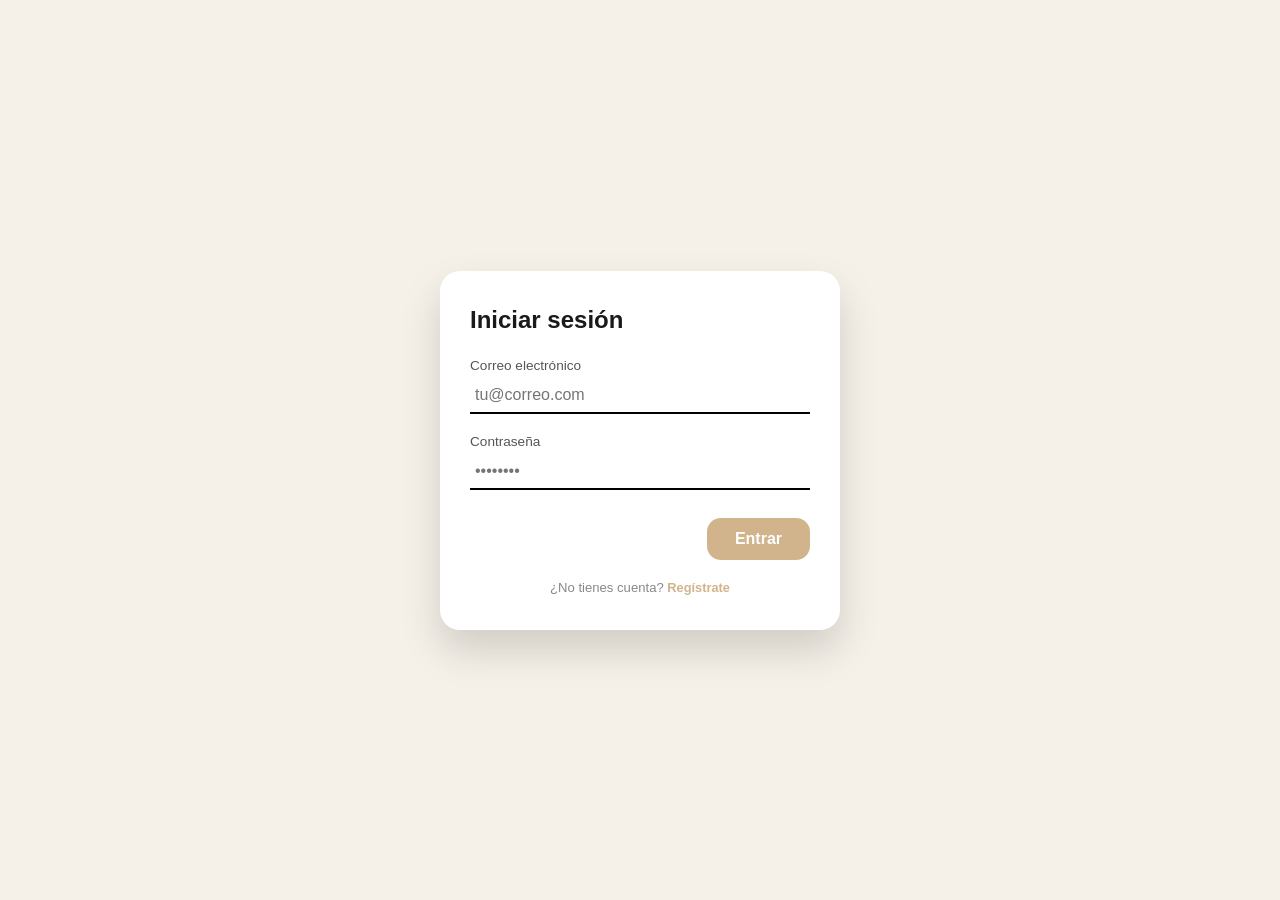
<file: src/index.html>
<!doctype html>
<html lang="es">
  <head>
    <meta charset="UTF-8" />
    <meta name="viewport" content="width=device-width, initial-scale=1.0" />
    <link rel="stylesheet" href="./styles/styles_login.css" />
    <title>Iniciar Sesión</title>
  </head>
  <body>
    <div class="card">
      <h1>Iniciar sesión</h1>

      <label for="email">Correo electrónico</label>
      <input
        type="email"
        id="email"
        placeholder="tu@correo.com"
        autocomplete="email"
      />
      <p class="err-msg" id="errorEmail">Ingresa un correo válido.</p>

      <div class="fila">
        <label for="password">Contraseña</label>
        <!-- <a href="#">¿Olvidaste tu contraseña?</a> -->
      </div>
      <input
        type="password"
        id="password"
        placeholder="••••••••"
        autocomplete="current-password"
      />
      <p class="err-msg" id="errorPassword">Mínimo 6 caracteres.</p>

      <div class="botones">
        <button id="botonEntrar">Entrar</button>
      </div>

      <p class="footer">
        ¿No tienes cuenta? <a href="./register.html">Regístrate</a>
      </p>
    </div>
  </body>
  <script src="login.js"></script>
</html>
</file>
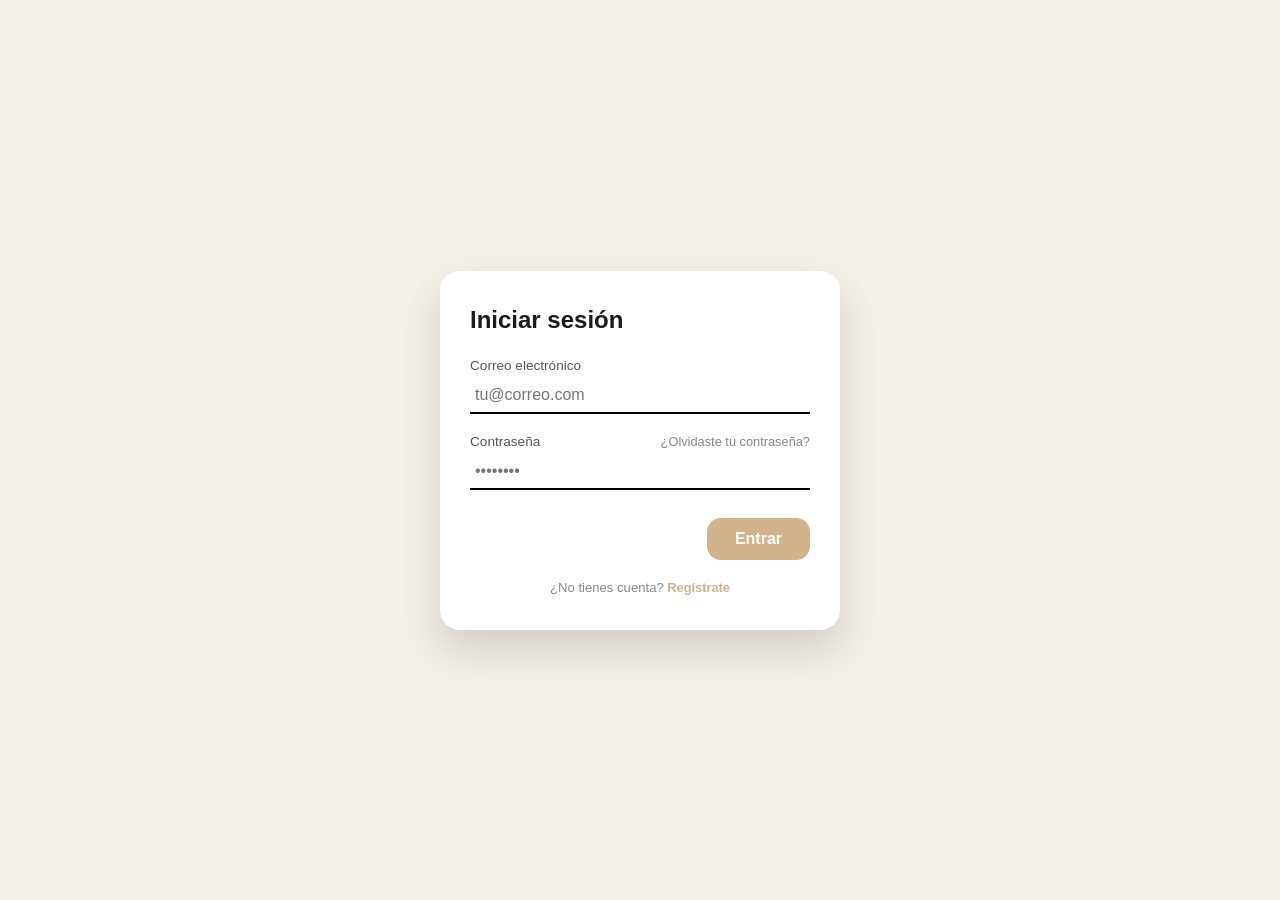
<file: src/login.html>
<!doctype html>
<html lang="es">
  <head>
    <meta charset="UTF-8" />
    <meta name="viewport" content="width=device-width, initial-scale=1.0" />
    <title>Iniciar Sesión</title>
    <style>
      * {
        margin: 0;
        padding: 0;
        box-sizing: border-box;
        font-family: "Segoe UI", Tahoma, sans-serif;
      }

      body {
        background-color: #f5f0e8;
        min-height: 100vh;
        display: flex;
        align-items: center;
        justify-content: center;
      }

      .card {
        background-color: #ffffff;
        border-radius: 20px;
        padding: 35px 30px;
        width: 90%;
        max-width: 400px;
        box-shadow: 0 20px 40px rgba(0, 0, 0, 0.15);
      }

      h1 {
        font-size: 1.5rem;
        font-weight: 600;
        margin-bottom: 24px;
        color: #1a1a1a;
      }

      label {
        display: block;
        font-size: 0.85rem;
        color: #555;
        margin-bottom: 5px;
      }

      input {
        width: 100%;
        border: none;
        border-bottom: 2px solid #000;
        font-size: 1rem;
        padding: 8px 5px;
        outline: none;
        margin-bottom: 20px;
        background: transparent;
        font-family: "Segoe UI", Tahoma, sans-serif;
        transition: border-color 0.2s;
      }

      input:focus {
        border-bottom-color: #d1b48c;
      }

      input.err {
        border-bottom-color: #e53e3e;
        margin-bottom: 4px;
      }

      .err-msg {
        font-size: 0.78rem;
        color: #e53e3e;
        margin-bottom: 14px;
        display: none;
      }

      .fila {
        display: flex;
        justify-content: space-between;
        align-items: center;
        margin-bottom: 5px;
      }

      .fila label {
        margin-bottom: 0;
      }

      a {
        font-size: 0.8rem;
        color: #888;
        text-decoration: none;
      }

      a:hover {
        text-decoration: underline;
      }

      .botones {
        display: flex;
        justify-content: flex-end;
        margin-top: 8px;
      }

      button {
        padding: 12px 28px;
        border: none;
        border-radius: 14px;
        background-color: #d1b48c;
        color: white;
        font-size: 16px;
        font-weight: 600;
        cursor: pointer;
        font-family: "Segoe UI", Tahoma, sans-serif;
        transition:
          background-color 0.2s,
          transform 0.2s;
      }

      button:hover {
        background-color: #c4a07a;
        transform: scale(1.03);
      }

      .footer {
        text-align: center;
        font-size: 0.82rem;
        color: #888;
        margin-top: 20px;
      }

      .footer a {
        color: #d1b48c;
        font-weight: 600;
      }
    </style>
  </head>
  <body>
    <div class="card">
      <h1>Iniciar sesión</h1>

      <label for="email">Correo electrónico</label>
      <input
        type="email"
        id="email"
        placeholder="tu@correo.com"
        autocomplete="email"
      />
      <p class="err-msg" id="errorEmail">Ingresa un correo válido.</p>

      <div class="fila">
        <label for="password">Contraseña</label>
        <a href="#">¿Olvidaste tu contraseña?</a>
      </div>
      <input
        type="password"
        id="password"
        placeholder="••••••••"
        autocomplete="current-password"
      />
      <p class="err-msg" id="errorPassword">Mínimo 6 caracteres.</p>

      <div class="botones">
        <button id="botonEntrar">Entrar</button>
      </div>

      <p class="footer">
        ¿No tienes cuenta? <a href="./register.html">Regístrate</a>
      </p>
    </div>

    <script>
      let inputEmail = document.getElementById("email");
      let inputPassword = document.getElementById("password");
      let errorEmail = document.getElementById("errorEmail");
      let errorPassword = document.getElementById("errorPassword");
      let botonEntrar = document.getElementById("botonEntrar");

      inputEmail.addEventListener("input", () => {
        inputEmail.classList.remove("err");
        errorEmail.style.display = "none";
      });

      inputPassword.addEventListener("input", () => {
        inputPassword.classList.remove("err");
        errorPassword.style.display = "none";
      });

      botonEntrar.addEventListener("click", () => {
        let email = inputEmail.value.trim();
        let password = inputPassword.value;
        let valido = true;

        if (!email.includes("@") || !email.includes(".")) {
          inputEmail.classList.add("err");
          errorEmail.style.display = "block";
          valido = false;
        }

        if (password.length < 6) {
          inputPassword.classList.add("err");
          errorPassword.style.display = "block";
          valido = false;
        }

        if (valido) {
          fetch("login.php", {
            method: "POST",
            headers: { "Content-Type": "application/json" },
            body: JSON.stringify({ email: email, password: password }),
          })
            .then((res) => res.json())
            .then((data) => {
              if (data.ok) {
                window.location.href = "notas.php";
              } else {
                errorPassword.textContent = "Correo o contraseña incorrectos.";
                errorPassword.style.display = "block";
              }
            });
        }
      });
    </script>
  </body>
</html>
</file>
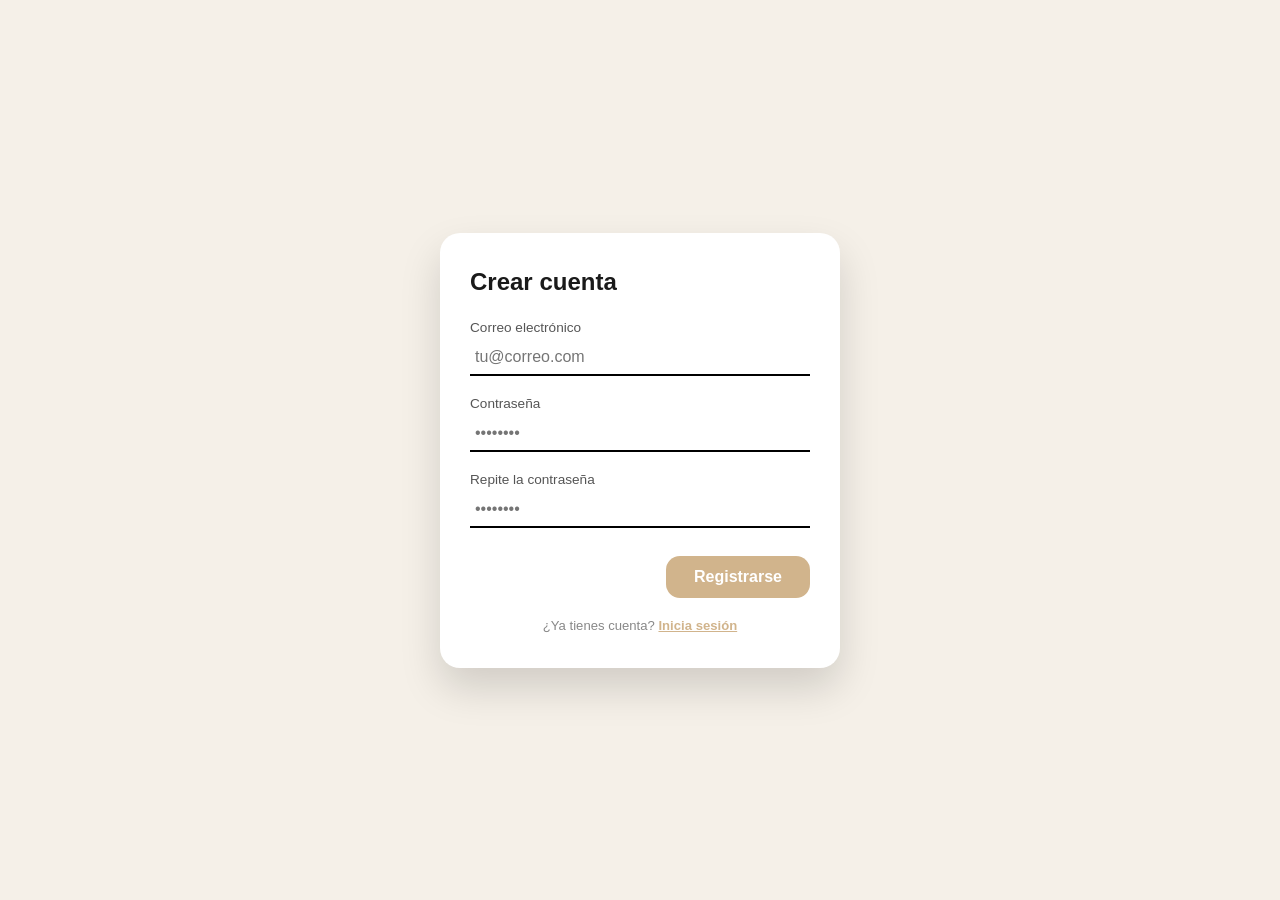
<file: src/register.html>
<!doctype html>
<html lang="es">
  <head>
    <meta charset="UTF-8" />
    <meta name="viewport" content="width=device-width, initial-scale=1.0" />
    <link rel="stylesheet" href="./styles/styles_register.css" />
    <title>Registro</title>
  </head>
  <body>
    <div class="card">
      <h1>Crear cuenta</h1>

      <label for="email">Correo electrónico</label>
      <input
        type="email"
        id="email"
        placeholder="tu@correo.com"
        autocomplete="email"
      />
      <p class="err-msg" id="errorEmail">Ingresa un correo válido.</p>

      <label for="password">Contraseña</label>
      <input
        type="password"
        id="password"
        placeholder="••••••••"
        autocomplete="new-password"
      />
      <p class="err-msg" id="errorPassword">Mínimo 6 caracteres.</p>

      <label for="password2">Repite la contraseña</label>
      <input
        type="password"
        id="password2"
        placeholder="••••••••"
        autocomplete="new-password"
      />
      <p class="err-msg" id="errorPassword2">Las contraseñas no coinciden.</p>

      <div class="botones">
        <button id="botonRegistrar">Registrarse</button>
      </div>

      <p class="footer">
        ¿Ya tienes cuenta? <a href="./index.html">Inicia sesión</a>
      </p>
    </div>
  </body>
  <script src="register.js"></script>
</html>
</file>
<file: src/styles/styles_login.css>
* {
  margin: 0;
  padding: 0;
  box-sizing: border-box;
  font-family: "Segoe UI", Tahoma, sans-serif;
}

body {
  background-color: #f5f0e8;
  min-height: 100vh;
  display: flex;
  align-items: center;
  justify-content: center;
}

.card {
  background-color: #ffffff;
  border-radius: 20px;
  padding: 35px 30px;
  width: 90%;
  max-width: 400px;
  box-shadow: 0 20px 40px rgba(0, 0, 0, 0.15);
}

h1 {
  font-size: 1.5rem;
  font-weight: 600;
  margin-bottom: 24px;
  color: #1a1a1a;
}

label {
  display: block;
  font-size: 0.85rem;
  color: #555;
  margin-bottom: 5px;
}

input {
  width: 100%;
  border: none;
  border-bottom: 2px solid #000;
  font-size: 1rem;
  padding: 8px 5px;
  outline: none;
  margin-bottom: 20px;
  background: transparent;
  font-family: "Segoe UI", Tahoma, sans-serif;
  transition: border-color 0.2s;
}

input:focus {
  border-bottom-color: #d1b48c;
}

input.err {
  border-bottom-color: #e53e3e;
  margin-bottom: 4px;
}

.err-msg {
  font-size: 0.78rem;
  color: #e53e3e;
  margin-bottom: 14px;
  display: none;
}

.fila {
  display: flex;
  justify-content: space-between;
  align-items: center;
  margin-bottom: 5px;
}

.fila label {
  margin-bottom: 0;
}

a {
  font-size: 0.8rem;
  color: #888;
  text-decoration: none;
}

a:hover {
  text-decoration: underline;
}

.botones {
  display: flex;
  justify-content: flex-end;
  margin-top: 8px;
}

button {
  padding: 12px 28px;
  border: none;
  border-radius: 14px;
  background-color: #d1b48c;
  color: white;
  font-size: 16px;
  font-weight: 600;
  cursor: pointer;
  font-family: "Segoe UI", Tahoma, sans-serif;
  transition:
    background-color 0.2s,
    transform 0.2s;
}

button:hover {
  background-color: #c4a07a;
  transform: scale(1.03);
}

.footer {
  text-align: center;
  font-size: 0.82rem;
  color: #888;
  margin-top: 20px;
}

.footer a {
  color: #d1b48c;
  font-weight: 600;
}
</file>
<file: src/styles/styles_register.css>
* {
  margin: 0;
  padding: 0;
  box-sizing: border-box;
  font-family: "Segoe UI", Tahoma, sans-serif;
}

body {
  background-color: #f5f0e8;
  min-height: 100vh;
  display: flex;
  align-items: center;
  justify-content: center;
}

.card {
  background-color: #ffffff;
  border-radius: 20px;
  padding: 35px 30px;
  width: 90%;
  max-width: 400px;
  box-shadow: 0 20px 40px rgba(0, 0, 0, 0.15);
}

h1 {
  font-size: 1.5rem;
  font-weight: 600;
  margin-bottom: 24px;
  color: #1a1a1a;
}

label {
  display: block;
  font-size: 0.85rem;
  color: #555;
  margin-bottom: 5px;
}

input {
  width: 100%;
  border: none;
  border-bottom: 2px solid #000;
  font-size: 1rem;
  padding: 8px 5px;
  outline: none;
  margin-bottom: 20px;
  background: transparent;
  font-family: "Segoe UI", Tahoma, sans-serif;
  transition: border-color 0.2s;
}

input:focus {
  border-bottom-color: #d1b48c;
}

input.err {
  border-bottom-color: #e53e3e;
  margin-bottom: 4px;
}

.err-msg {
  font-size: 0.78rem;
  color: #e53e3e;
  margin-bottom: 14px;
  display: none;
}

.botones {
  display: flex;
  justify-content: flex-end;
  margin-top: 8px;
}

button {
  padding: 12px 28px;
  border: none;
  border-radius: 14px;
  background-color: #d1b48c;
  color: white;
  font-size: 16px;
  font-weight: 600;
  cursor: pointer;
  font-family: "Segoe UI", Tahoma, sans-serif;
  transition:
    background-color 0.2s,
    transform 0.2s;
}

button:hover {
  background-color: #c4a07a;
  transform: scale(1.03);
}

.footer {
  text-align: center;
  font-size: 0.82rem;
  color: #888;
  margin-top: 20px;
}

.footer a {
  color: #d1b48c;
  font-weight: 600;
}
</file>
